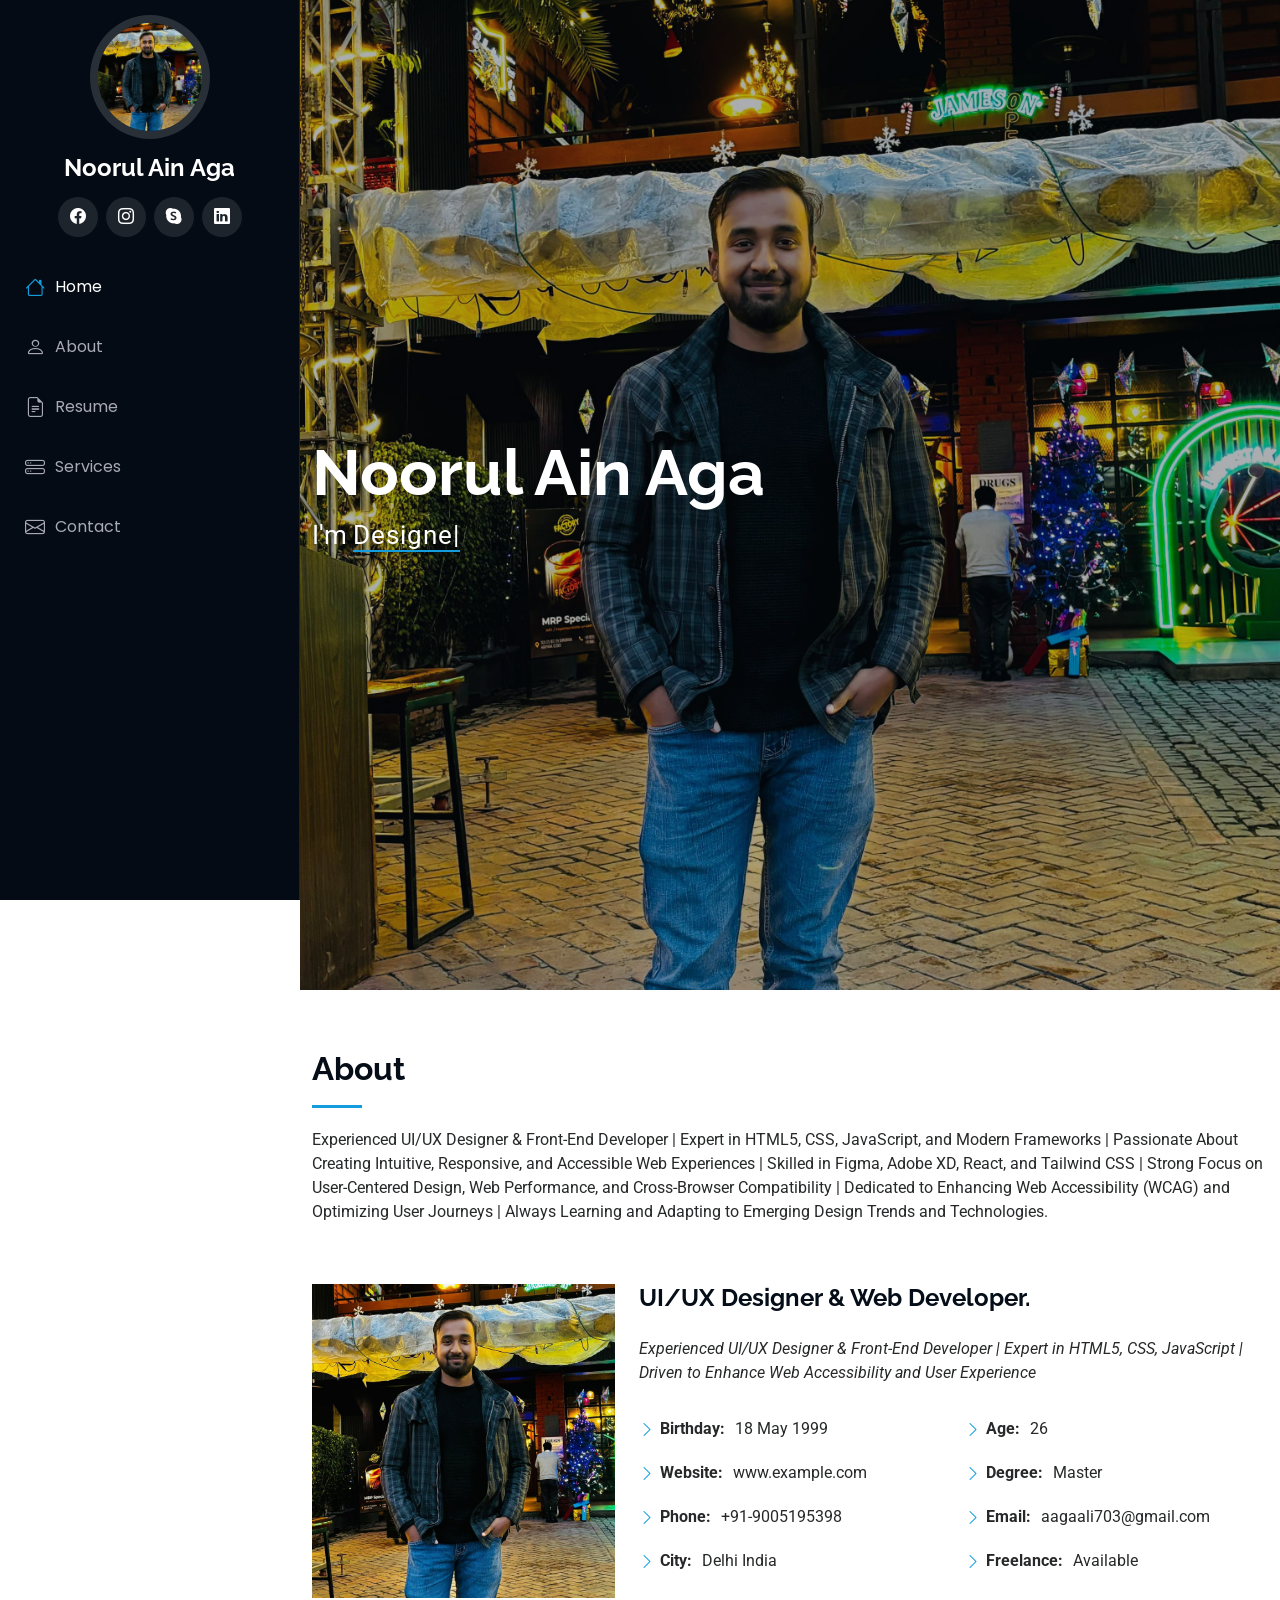
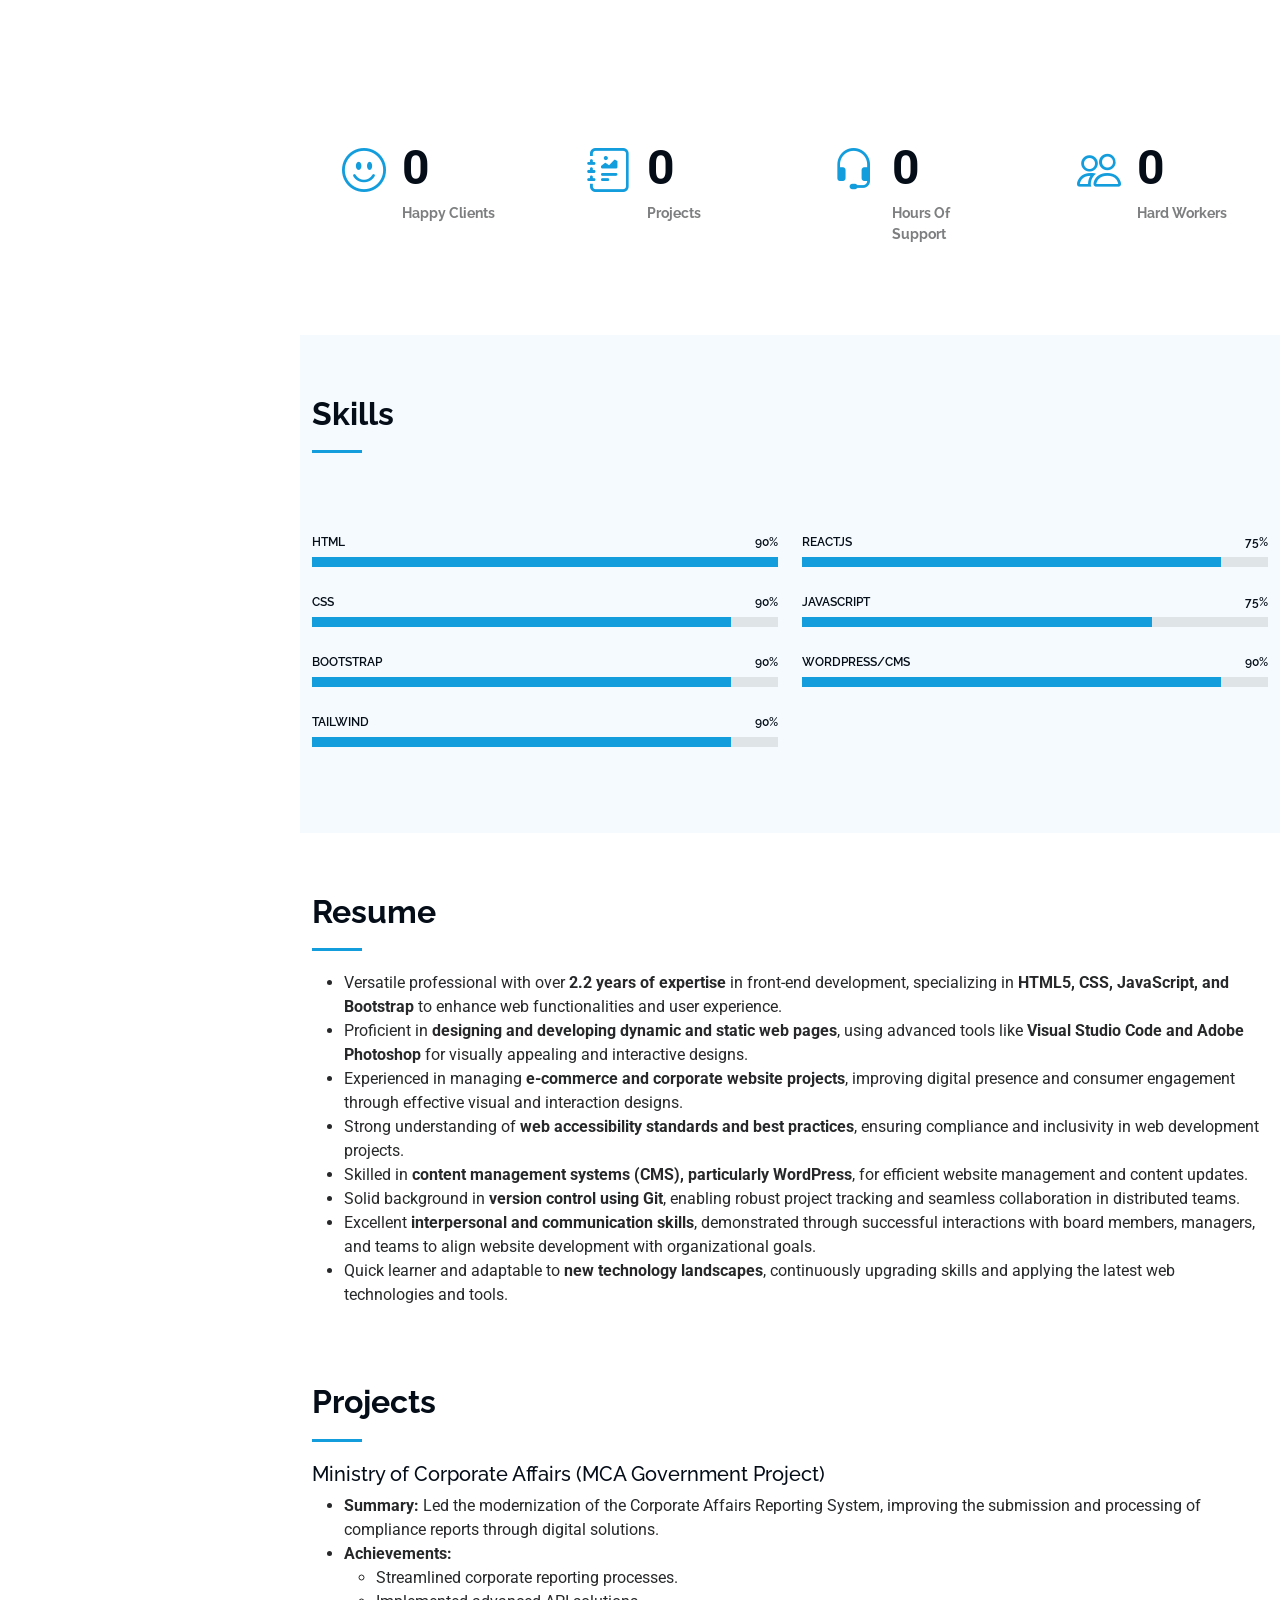
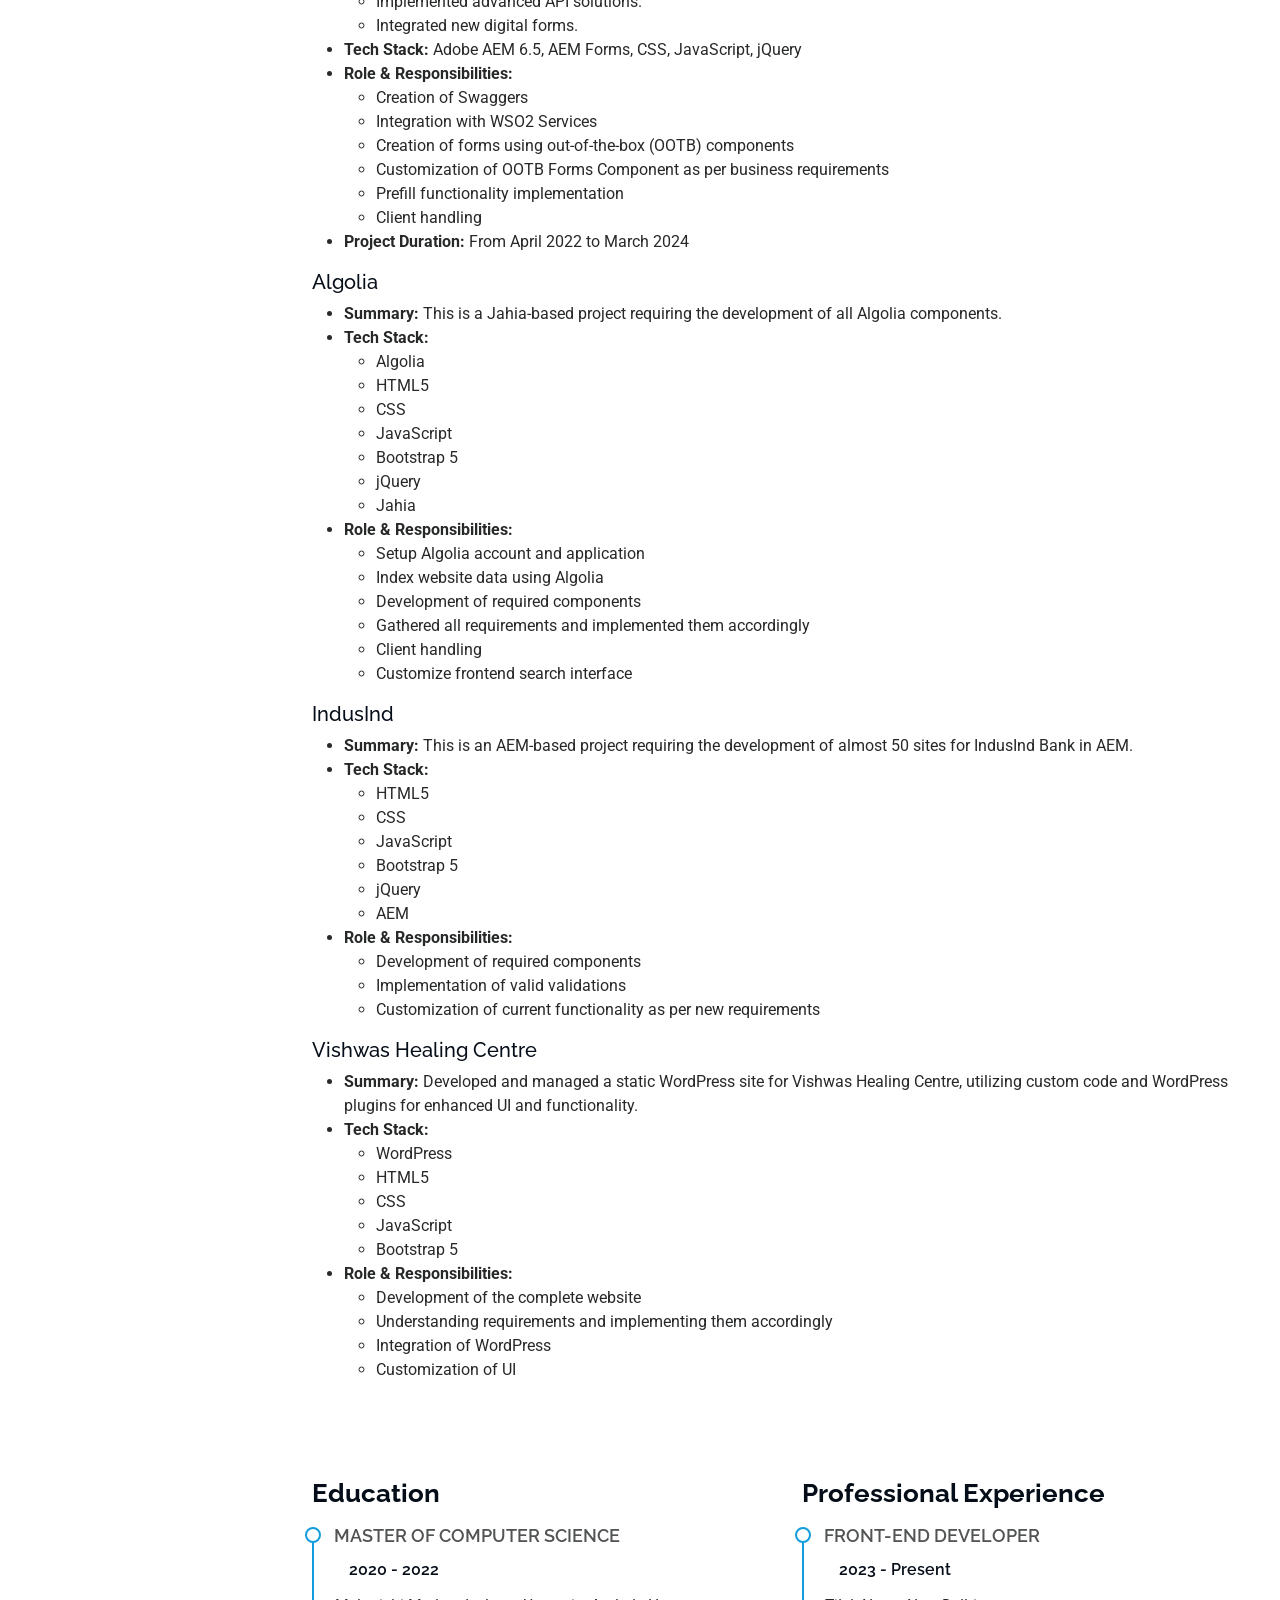
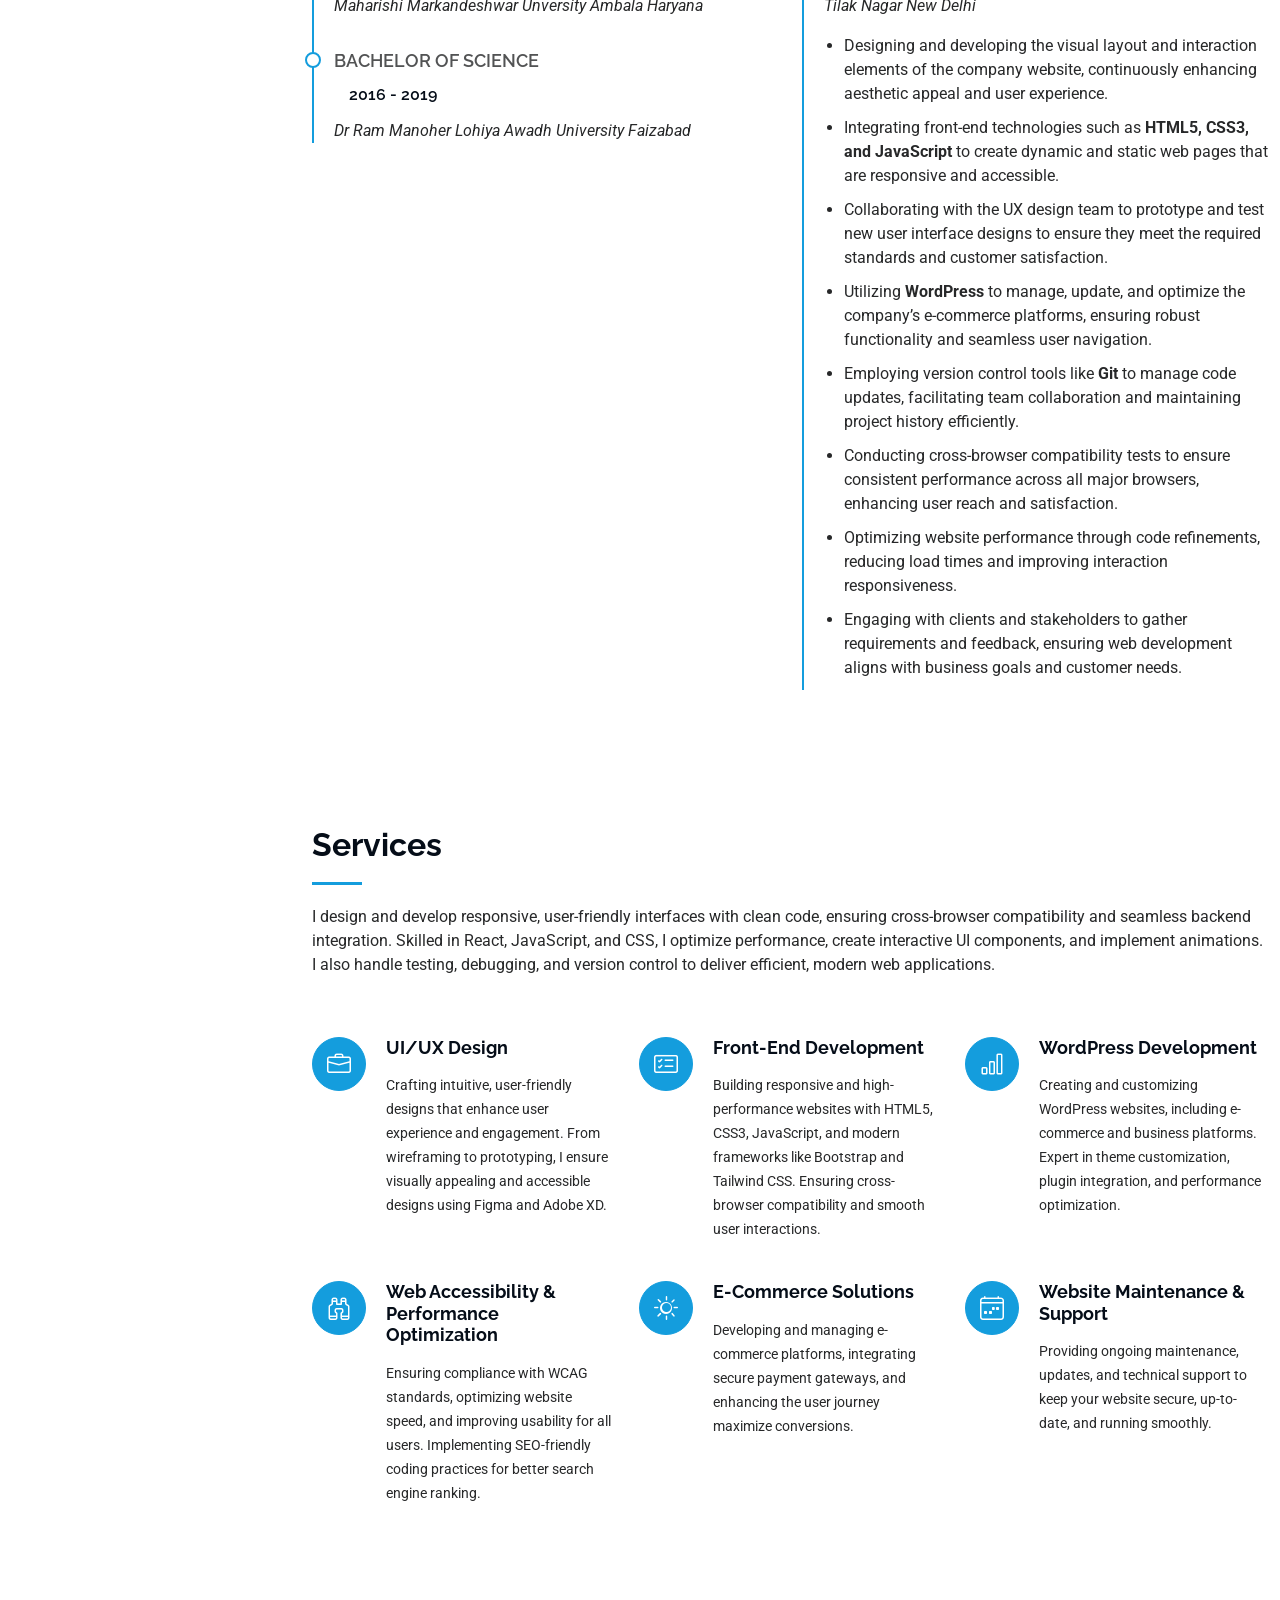
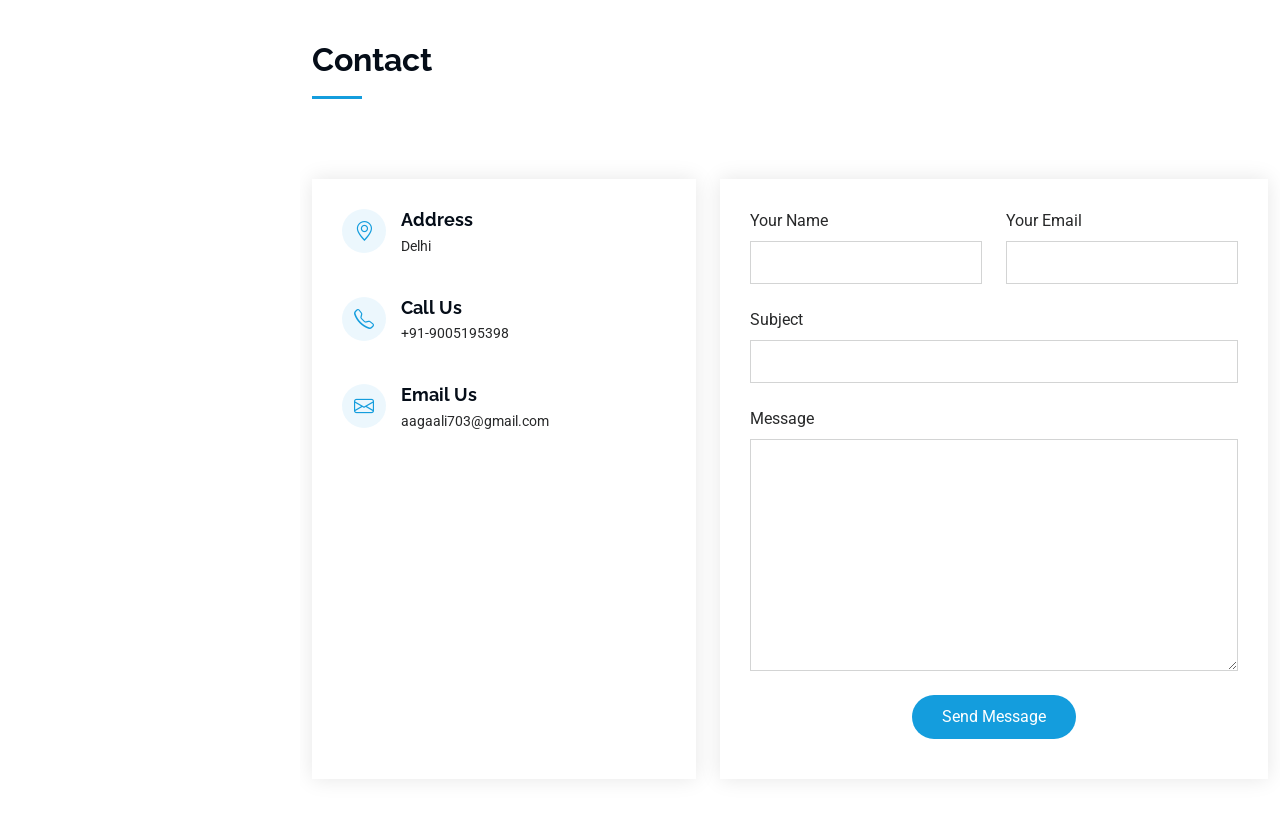
<file: index.html>
<!DOCTYPE html>
<html lang="en">
<head>
  <meta charset="utf-8">
  <meta content="width=device-width, initial-scale=1.0" name="viewport">
  <title>Noorul portfolio</title>
  <meta content="" name="description">
  <meta content="" name="keywords">
  <!-- Favicons -->
  <link rel="icon" href="./assets/img/favicon.jpg">
  <!-- Fonts -->
  <link href="https://fonts.googleapis.com" rel="preconnect">
  <link href="https://fonts.gstatic.com" rel="preconnect" crossorigin>
  <link
    href="https://fonts.googleapis.com/css2?family=Roboto:ital,wght@0,100;0,300;0,400;0,500;0,700;0,900;1,100;1,300;1,400;1,500;1,700;1,900&family=Poppins:ital,wght@0,100;0,200;0,300;0,400;0,500;0,600;0,700;0,800;0,900;1,100;1,200;1,300;1,400;1,500;1,600;1,700;1,800;1,900&family=Raleway:ital,wght@0,100;0,200;0,300;0,400;0,500;0,600;0,700;0,800;0,900;1,100;1,200;1,300;1,400;1,500;1,600;1,700;1,800;1,900&display=swap"
    rel="stylesheet">
  <!-- Vendor CSS Files -->
  <link href="assets/vendor/bootstrap/css/bootstrap.min.css" rel="stylesheet">
  <link href="assets/vendor/bootstrap-icons/bootstrap-icons.css" rel="stylesheet">
  <link href="assets/vendor/aos/aos.css" rel="stylesheet">
  <link href="assets/vendor/glightbox/css/glightbox.min.css" rel="stylesheet">
  <link href="assets/vendor/swiper/swiper-bundle.min.css" rel="stylesheet">
  <!-- Main CSS File -->
  <link href="assets/css/main.css" rel="stylesheet">
</head>

<body class="index-page">
  <header id="header" class="header dark-background d-flex flex-column">
    <i class="header-toggle d-xl-none bi bi-list"></i>
    <div class="profile-img">
      <img src="assets/img/profile-zoom.jpg" alt="" class="img-fluid rounded-circle">
    </div>
    <a href="index.html" class="logo d-flex align-items-center justify-content-center">
      <h1 class="sitename">Noorul Ain Aga</h1>
    </a>
    <div class="social-links text-center">
      <a href="https://www.facebook.com/ali.aaga.75/" class="facebook"><i class="bi bi-facebook"></i></a>
      <a href="https://www.instagram.com/sayyed_ali_aaga/" class="instagram"><i class="bi bi-instagram"></i></a>
      <a href="https://join.skype.com/invite/x1Tn3KTz5SM4" class="google-plus"><i class="bi bi-skype"></i></a>
      <a href="www.linkedin.com/in/meetnoorul" class="linkedin"><i class="bi bi-linkedin"></i></a>
    </div>
    <nav id="navmenu" class="navmenu">
      <ul>
        <li><a href="#hero" class="active"><i class="bi bi-house navicon"></i>Home</a></li>
        <li><a href="#about"><i class="bi bi-person navicon"></i> About</a></li>
        <li><a href="#resume"><i class="bi bi-file-earmark-text navicon"></i> Resume</a></li>
        <li><a href="#services"><i class="bi bi-hdd-stack navicon"></i> Services</a></li>
        <li><a href="#contact"><i class="bi bi-envelope navicon"></i> Contact</a></li>
      </ul>
    </nav>
  </header>
  <main class="main">
    <!-- Hero Section -->
    <section id="hero" class="hero section dark-background">
      <img src="assets/img/profile.jpg" alt="" data-aos="fade-in" class="">
      <div class="container" data-aos="fade-up" data-aos-delay="100">
        <h2>Noorul Ain Aga</h2>
        <p>I'm <span class="typed" data-typed-items="Designer, Developer, Freelancer">Designer</span><span
            class="typed-cursor typed-cursor--blink" aria-hidden="true"></span><span
            class="typed-cursor typed-cursor--blink" aria-hidden="true"></span></p>
      </div>
    </section><!-- /Hero Section -->
    <!-- About Section -->
    <section id="about" class="about section">
      <!-- Section Title -->
      <div class="container section-title" data-aos="fade-up">
        <h2>About</h2>
        <p>Experienced UI/UX Designer & Front-End Developer | Expert in HTML5, CSS, JavaScript, and Modern Frameworks |
          Passionate About Creating Intuitive, Responsive, and Accessible Web Experiences | Skilled in Figma, Adobe XD,
          React, and Tailwind CSS | Strong Focus on User-Centered Design, Web Performance, and Cross-Browser
          Compatibility | Dedicated to Enhancing Web Accessibility (WCAG) and Optimizing User Journeys | Always Learning
          and Adapting to Emerging Design Trends and Technologies.</p>
      </div><!-- End Section Title -->
      <div class="container" data-aos="fade-up" data-aos-delay="100">
        <div class="row gy-4 justify-content-center">
          <div class="col-lg-4">
            <img src="assets/img/profile-zoom.jpg" class="img-fluid" alt="">
          </div>
          <div class="col-lg-8 content">
            <h2>UI/UX Designer &amp; Web Developer.</h2>
            <p class="fst-italic py-3">
              Experienced UI/UX Designer & Front-End Developer | Expert in HTML5, CSS, JavaScript | Driven to Enhance
              Web Accessibility and User Experience
            </p>
            <div class="row">
              <div class="col-lg-6">
                <ul>
                  <li><i class="bi bi-chevron-right"></i> <strong>Birthday:</strong> <span>18 May 1999</span></li>
                  <li><i class="bi bi-chevron-right"></i> <strong>Website:</strong> <span>www.example.com</span></li>
                  <li><i class="bi bi-chevron-right"></i> <strong>Phone:</strong> <span>+91-9005195398</span></li>
                  <li><i class="bi bi-chevron-right"></i> <strong>City:</strong> <span>Delhi India</span></li>
                </ul>
              </div>
              <div class="col-lg-6">
                <ul>
                  <li><i class="bi bi-chevron-right"></i> <strong>Age:</strong> <span>26</span></li>
                  <li><i class="bi bi-chevron-right"></i> <strong>Degree:</strong> <span>Master</span></li>
                  <li><i class="bi bi-chevron-right"></i> <strong>Email:</strong> <span>aagaali703@gmail.com</span></li>
                  <li><i class="bi bi-chevron-right"></i> <strong>Freelance:</strong> <span>Available</span></li>
                </ul>
              </div>
            </div>
          </div>
        </div>
      </div>
    </section><!-- /About Section -->
    <!-- Stats Section -->
    <section id="stats" class="stats section">
      <div class="container" data-aos="fade-up" data-aos-delay="100">
        <div class="row gy-4">
          <div class="col-lg-3 col-md-6">
            <div class="stats-item">
              <i class="bi bi-emoji-smile"></i>
              <span data-purecounter-start="0" data-purecounter-end="32" data-purecounter-duration="1"
                class="purecounter"></span>
              <p><strong>Happy Clients</strong></p>
            </div>
          </div><!-- End Stats Item -->
          <div class="col-lg-3 col-md-6">
            <div class="stats-item">
              <i class="bi bi-journal-richtext"></i>
              <span data-purecounter-start="0" data-purecounter-end="10" data-purecounter-duration="1"
                class="purecounter"></span>
              <p><strong>Projects</strong> </p>
            </div>
          </div><!-- End Stats Item -->
          <div class="col-lg-3 col-md-6">
            <div class="stats-item">
              <i class="bi bi-headset"></i>
              <span data-purecounter-start="0" data-purecounter-end="530" data-purecounter-duration="1"
                class="purecounter"></span>
              <p><strong>Hours Of Support</strong> </p>
            </div>
          </div><!-- End Stats Item -->
          <div class="col-lg-3 col-md-6">
            <div class="stats-item">
              <i class="bi bi-people"></i>
              <span data-purecounter-start="0" data-purecounter-end="8" data-purecounter-duration="1"
                class="purecounter"></span>
              <p><strong>Hard Workers</strong> </p>
            </div>
          </div><!-- End Stats Item -->
        </div>
      </div>
    </section><!-- /Stats Section -->
    <!-- Skills Section -->
    <section id="skills" class="skills section light-background">
      <!-- Section Title -->
      <div class="container section-title" data-aos="fade-up">
        <h2>Skills</h2>
      </div><!-- End Section Title -->
      <div class="container" data-aos="fade-up" data-aos-delay="100">
        <div class="row skills-content skills-animation">
          <div class="col-lg-6">
            <div class="progress">
              <span class="skill"><span>HTML</span> <i class="val">90%</i></span>
              <div class="progress-bar-wrap">
                <div class="progress-bar" role="progressbar" aria-valuenow="100" aria-valuemin="0" aria-valuemax="100">
                </div>
              </div>
            </div><!-- End Skills Item -->
            <div class="progress">
              <span class="skill"><span>CSS</span> <i class="val">90%</i></span>
              <div class="progress-bar-wrap">
                <div class="progress-bar" role="progressbar" aria-valuenow="90" aria-valuemin="0" aria-valuemax="100">
                </div>
              </div>
            </div><!-- End Skills Item -->
            <div class="progress">
              <span class="skill"><span>Bootstrap</span> <i class="val">90%</i></span>
              <div class="progress-bar-wrap">
                <div class="progress-bar" role="progressbar" aria-valuenow="90" aria-valuemin="0" aria-valuemax="100">
                </div>
              </div>
            </div><!-- End Skills Item -->
            <div class="progress">
              <span class="skill"><span>Tailwind</span> <i class="val">90%</i></span>
              <div class="progress-bar-wrap">
                <div class="progress-bar" role="progressbar" aria-valuenow="90" aria-valuemin="0" aria-valuemax="100">
                </div>
              </div>
            </div><!-- End Skills Item -->
          </div>
          <div class="col-lg-6">
            <div class="progress">
              <span class="skill"><span>ReactJs</span> <i class="val">75%</i></span>
              <div class="progress-bar-wrap">
                <div class="progress-bar" role="progressbar" aria-valuenow="90" aria-valuemin="0" aria-valuemax="100">
                </div>
              </div>
            </div><!-- End Skills Item -->
            <div class="progress">
              <span class="skill"><span>JavaScript</span> <i class="val">75%</i></span>
              <div class="progress-bar-wrap">
                <div class="progress-bar" role="progressbar" aria-valuenow="75" aria-valuemin="0" aria-valuemax="100">
                </div>
              </div>
            </div><!-- End Skills Item -->
            <div class="progress">
              <span class="skill"><span>WordPress/CMS</span> <i class="val">90%</i></span>
              <div class="progress-bar-wrap">
                <div class="progress-bar" role="progressbar" aria-valuenow="90" aria-valuemin="0" aria-valuemax="100">
                </div>
              </div>
            </div><!-- End Skills Item -->
          </div>
        </div>
      </div>
    </section><!-- /Skills Section -->
    <!-- Resume Section -->
    <section id="resume" class="resume section">
      <!-- Section Title -->
      <div class="container section-title" data-aos="fade-up">
        <h2>Resume</h2>
        <ul>
          <li>Versatile professional with over <strong>2.2 years of expertise</strong> in front-end development,
            specializing in <strong>HTML5, CSS, JavaScript, and Bootstrap</strong> to enhance web functionalities and
            user experience.</li>
          <li>Proficient in <strong>designing and developing dynamic and static web pages</strong>, using advanced tools
            like <strong>Visual Studio Code and Adobe Photoshop</strong> for visually appealing and interactive designs.
          </li>
          <li>Experienced in managing <strong>e-commerce and corporate website projects</strong>, improving digital
            presence and consumer engagement through effective visual and interaction designs.</li>
          <li>Strong understanding of <strong>web accessibility standards and best practices</strong>, ensuring
            compliance and inclusivity in web development projects.</li>
          <li>Skilled in <strong>content management systems (CMS), particularly WordPress</strong>, for efficient
            website management and content updates.</li>
          <li>Solid background in <strong>version control using Git</strong>, enabling robust project tracking and
            seamless collaboration in distributed teams.</li>
          <li>Excellent <strong>interpersonal and communication skills</strong>, demonstrated through successful
            interactions with board members, managers, and teams to align website development with organizational goals.
          </li>
          <li>Quick learner and adaptable to <strong>new technology landscapes</strong>, continuously upgrading skills
            and applying the latest web technologies and tools.</li>
        </ul>
      </div><!-- End Section Title -->
      <!-- project start -->
      <div class="container section-title" data-aos="fade-up">
        <h2>Projects</h2>
        <h5>Ministry of Corporate Affairs (MCA Government Project)</h5>  
        <ul>  
            <li><strong>Summary:</strong> Led the modernization of the Corporate Affairs Reporting System, improving the submission and processing of compliance reports through digital solutions.</li>  
            <li><strong>Achievements:</strong>  
                <ul>  
                    <li>Streamlined corporate reporting processes.</li>  
                    <li>Implemented advanced API solutions.</li>  
                    <li>Integrated new digital forms.</li>  
                </ul>  
            </li>  
            <li><strong>Tech Stack:</strong> Adobe AEM 6.5, AEM Forms, CSS, JavaScript, jQuery</li>  
            <li><strong>Role & Responsibilities:</strong>  
                <ul>  
                    <li>Creation of Swaggers</li>  
                    <li>Integration with WSO2 Services</li>  
                    <li>Creation of forms using out-of-the-box (OOTB) components</li>  
                    <li>Customization of OOTB Forms Component as per business requirements</li>  
                    <li>Prefill functionality implementation</li>  
                    <li>Client handling</li>  
                </ul>  
            </li>  
            <li><strong>Project Duration:</strong> From April 2022 to March 2024</li>  
        </ul>
        
        <h5>Algolia</h5>  
        <ul>  
            <li><strong>Summary:</strong> This is a Jahia-based project requiring the development of all Algolia components.</li>  
            <li><strong>Tech Stack:</strong>  
                <ul>  
                    <li>Algolia</li>  
                    <li>HTML5</li>  
                    <li>CSS</li>  
                    <li>JavaScript</li>  
                    <li>Bootstrap 5</li>  
                    <li>jQuery</li>  
                    <li>Jahia</li>  
                </ul>  
            </li>  
            <li><strong>Role & Responsibilities:</strong>  
                <ul>  
                    <li>Setup Algolia account and application</li>  
                    <li>Index website data using Algolia</li>  
                    <li>Development of required components</li>  
                    <li>Gathered all requirements and implemented them accordingly</li>  
                    <li>Client handling</li>  
                    <li>Customize frontend search interface</li>  
                </ul>  
            </li>  
        </ul>
        <h5>IndusInd</h5>  
        <ul>  
            <li><strong>Summary:</strong> This is an AEM-based project requiring the development of almost 50 sites for IndusInd Bank in AEM.</li>  
            <li><strong>Tech Stack:</strong>  
                <ul>  
                    <li>HTML5</li>  
                    <li>CSS</li>  
                    <li>JavaScript</li>  
                    <li>Bootstrap 5</li>  
                    <li>jQuery</li>  
                    <li>AEM</li>  
                </ul>  
            </li>  
            <li><strong>Role & Responsibilities:</strong>  
                <ul>  
                    <li>Development of required components</li>  
                    <li>Implementation of valid validations</li>  
                    <li>Customization of current functionality as per new requirements</li>  
                </ul>  
            </li>  
        </ul>
        <h5>Vishwas Healing Centre</h5>  
        <ul>  
            <li><strong>Summary:</strong> Developed and managed a static WordPress site for Vishwas Healing Centre, utilizing custom code and WordPress plugins for enhanced UI and functionality.</li>  
            <li><strong>Tech Stack:</strong>  
                <ul>  
                    <li>WordPress</li>  
                    <li>HTML5</li>  
                    <li>CSS</li>  
                    <li>JavaScript</li>  
                    <li>Bootstrap 5</li>  
                </ul>  
            </li>  
            <li><strong>Role & Responsibilities:</strong>  
                <ul>  
                    <li>Development of the complete website</li>  
                    <li>Understanding requirements and implementing them accordingly</li>  
                    <li>Integration of WordPress</li>  
                    <li>Customization of UI</li>  
                </ul>  
            </li>  
        </ul>
      </div>
      <!-- projet end  -->
      <div class="container">
        <div class="row">
          <div class="col-lg-6" data-aos="fade-up" data-aos-delay="100">
            <h3 class="resume-title">Education</h3>
            <div class="resume-item">
              <h4>Master of Computer Science</h4>
              <h5>2020 - 2022</h5>
              <p><em>Maharishi Markandeshwar Unversity Ambala Haryana</em></p>
            </div><!-- Edn Resume Item -->
            <div class="resume-item">
              <h4>Bachelor of Science</h4>
              <h5>2016 - 2019</h5>
              <p><em>Dr Ram Manoher Lohiya Awadh University Faizabad</em></p>
            </div><!-- Edn Resume Item -->
          </div>
          <div class="col-lg-6" data-aos="fade-up" data-aos-delay="200">
            <h3 class="resume-title">Professional Experience</h3>
            <div class="resume-item">
              <h4>Front-End Developer</h4>
              <h5>2023 - Present</h5>
              <p><em>Tilak Nagar New Delhi </em></p>
              <ul>
                <li>Designing and developing the visual layout and interaction elements of the company website,
                  continuously enhancing aesthetic appeal and user experience.</li>
                <li>Integrating front-end technologies such as <strong>HTML5, CSS3, and JavaScript</strong> to create
                  dynamic and static web pages that are responsive and accessible.</li>
                <li>Collaborating with the UX design team to prototype and test new user interface designs to ensure
                  they meet the required standards and customer satisfaction.</li>
                <li>Utilizing <strong>WordPress</strong> to manage, update, and optimize the company’s e-commerce
                  platforms, ensuring robust functionality and seamless user navigation.</li>
                <li>Employing version control tools like <strong>Git</strong> to manage code updates, facilitating team
                  collaboration and maintaining project history efficiently.</li>
                <li>Conducting cross-browser compatibility tests to ensure consistent performance across all major
                  browsers, enhancing user reach and satisfaction.</li>
                <li>Optimizing website performance through code refinements, reducing load times and improving
                  interaction responsiveness.</li>
                <li>Engaging with clients and stakeholders to gather requirements and feedback, ensuring web development
                  aligns with business goals and customer needs.</li>
              </ul>
            </div>
          </div>
        </div>
      </div>
    </section>
    <!-- Services Section -->
    <section id="services" class="services section">
      <!-- Section Title -->
      <div class="container section-title" data-aos="fade-up">
        <h2>Services</h2>
        <p>I design and develop responsive, user-friendly interfaces with clean code, ensuring cross-browser
          compatibility and seamless backend integration. Skilled in React, JavaScript, and CSS, I optimize
          performance,
          create interactive UI components, and implement animations. I also handle testing, debugging, and version
          control to deliver efficient, modern web applications.</p>
      </div><!-- End Section Title -->
      <div class="container">
        <div class="row gy-4">
          <div class="col-lg-4 col-md-6 service-item d-flex" data-aos="fade-up" data-aos-delay="100">
            <div class="icon flex-shrink-0"><i class="bi bi-briefcase"></i></div>
            <div>
              <h4 class="title"><a href="#" class="stretched-link">UI/UX Design</a></h4>
              <p class="description">Crafting intuitive, user-friendly designs that enhance user experience and
                engagement. From wireframing to prototyping, I ensure visually appealing and accessible designs using
                Figma and Adobe XD.</p>
            </div>
          </div>
          <!-- End Service Item -->
          <div class="col-lg-4 col-md-6 service-item d-flex" data-aos="fade-up" data-aos-delay="200">
            <div class="icon flex-shrink-0"><i class="bi bi-card-checklist"></i></div>
            <div>
              <h4 class="title"><a href="#" class="stretched-link">Front-End Development</a></h4>
              <p class="description">Building responsive and high-performance websites with HTML5, CSS3, JavaScript,
                and
                modern frameworks like Bootstrap and Tailwind CSS. Ensuring cross-browser compatibility and smooth
                user
                interactions.</p>
            </div>
          </div><!-- End Service Item -->
          <div class="col-lg-4 col-md-6 service-item d-flex" data-aos="fade-up" data-aos-delay="300">
            <div class="icon flex-shrink-0"><i class="bi bi-bar-chart"></i></div>
            <div>
              <h4 class="title"><a href="#" class="stretched-link">WordPress Development</a></h4>
              <p class="description">Creating and customizing WordPress websites, including e-commerce and business
                platforms. Expert in theme customization, plugin integration, and performance optimization.</p>
            </div>
          </div><!-- End Service Item -->
          <div class="col-lg-4 col-md-6 service-item d-flex" data-aos="fade-up" data-aos-delay="400">
            <div class="icon flex-shrink-0"><i class="bi bi-binoculars"></i></div>
            <div>
              <h4 class="title"><a href="#" class="stretched-link">Web Accessibility & Performance
                  Optimization</a></h4>
              <p class="description">Ensuring compliance with WCAG standards, optimizing website speed, and improving
                usability for all users. Implementing SEO-friendly coding practices for better search engine ranking.
              </p>
            </div>
          </div><!-- End Service Item -->
          <div class="col-lg-4 col-md-6 service-item d-flex" data-aos="fade-up" data-aos-delay="500">
            <div class="icon flex-shrink-0"><i class="bi bi-brightness-high"></i></div>
            <div>
              <h4 class="title"><a href="#" class="stretched-link"> E-Commerce Solutions</a></h4>
              <p class="description">Developing and managing e-commerce platforms, integrating secure payment
                gateways,
                and enhancing the user journey maximize conversions.</p>
            </div>
          </div><!-- End Service Item -->
          <div class="col-lg-4 col-md-6 service-item d-flex" data-aos="fade-up" data-aos-delay="600">
            <div class="icon flex-shrink-0"><i class="bi bi-calendar4-week"></i></div>
            <div>
              <h4 class="title"><a href="service-details.html" class="stretched-link">Website Maintenance &
                  Support</a>
              </h4>
              <p class="description">Providing ongoing maintenance, updates, and technical support to keep your
                website
                secure, up-to-date, and running smoothly.
              </p>
            </div>
          </div><!-- End Service Item -->
        </div>
      </div>
    </section><!-- /Services Section -->
    <!-- Testimonials Section -->
    <!-- <section id="testimonials" class="testimonials section light-background">
     
      <div class="container section-title" data-aos="fade-up">
        <h2>Testimonials</h2>
        <p>Necessitatibus eius consequatur ex aliquid fuga eum quidem sint consectetur velit</p>
      </div>
      <div class="container" data-aos="fade-up" data-aos-delay="100">
        <div class="swiper init-swiper">
          <script type="application/json" class="swiper-config">
            {
              "loop": true,
              "speed": 600,
              "autoplay": {
                "delay": 5000
              },
              "slidesPerView": "auto",
              "pagination": {
                "el": ".swiper-pagination",
                "type": "bullets",
                "clickable": true
              },
              "breakpoints": {
                "320": {
                  "slidesPerView": 1,
                  "spaceBetween": 40
                },
                "1200": {
                  "slidesPerView": 3,
                  "spaceBetween": 1
                }
              }
            }
          </script>
          <div class="swiper-wrapper">

            <div class="swiper-slide">
              <div class="testimonial-item">
                <p>
                  <i class="bi bi-quote quote-icon-left"></i>
                  <span>Proin iaculis purus consequat sem cure digni ssim donec porttitora entum suscipit rhoncus.
                    Accusantium quam, ultricies eget id, aliquam eget nibh et. Maecen aliquam, risus at semper.</span>
                  <i class="bi bi-quote quote-icon-right"></i>
                </p>
                <img src="assets/img/testimonials/testimonials-1.jpg" class="testimonial-img" alt="">
                <h3>Mohit</h3>
                <h4>Ceo &amp; Founder</h4>
              </div>
            </div>

            <div class="swiper-slide">
              <div class="testimonial-item">
                <p>
                  <i class="bi bi-quote quote-icon-left"></i>
                  <span>Export tempor illum tamen malis malis eram quae irure esse labore quem cillum quid malis quorum
                    velit fore eram velit sunt aliqua noster fugiat irure amet legam anim culpa.</span>
                  <i class="bi bi-quote quote-icon-right"></i>
                </p>
                <img src="assets/img/testimonials/testimonials-2.jpg" class="testimonial-img" alt="">
                <h3>Sara Wilsson</h3>
                <h4>Designer</h4>
              </div>
            </div>
            <div class="swiper-slide">
              <div class="testimonial-item">
                <p>
                  <i class="bi bi-quote quote-icon-left"></i>
                  <span>Enim nisi quem export duis labore cillum quae magna enim sint quorum nulla quem veniam duis
                    minim tempor labore quem eram duis noster aute amet eram fore quis sint minim.</span>
                  <i class="bi bi-quote quote-icon-right"></i>
                </p>
                <img src="assets/img/testimonials/testimonials-3.jpg" class="testimonial-img" alt="">
                <h3>Jena Karlis</h3>
                <h4>Store Owner</h4>
              </div>
            </div>
            <div class="swiper-slide">
              <div class="testimonial-item">
                <p>
                  <i class="bi bi-quote quote-icon-left"></i>
                  <span>Fugiat enim eram quae cillum dolore dolor amet nulla culpa multos export minim fugiat dolor enim
                    duis veniam ipsum anim magna sunt elit fore quem dolore labore illum veniam.</span>
                  <i class="bi bi-quote quote-icon-right"></i>
                </p>
                <img src="assets/img/testimonials/testimonials-4.jpg" class="testimonial-img" alt="">
                <h3>Matt Brandon</h3>
                <h4>Freelancer</h4>
              </div>
            </div>
            <div class="swiper-slide">
              <div class="testimonial-item">
                <p>
                  <i class="bi bi-quote quote-icon-left"></i>
                  <span>Quis quorum aliqua sint quem legam fore sunt eram irure aliqua veniam tempor noster veniam sunt
                    culpa nulla illum cillum fugiat legam esse veniam culpa fore nisi cillum quid.</span>
                  <i class="bi bi-quote quote-icon-right"></i>
                </p>
                <img src="assets/img/testimonials/testimonials-5.jpg" class="testimonial-img" alt="">
                <h3>John Larson</h3>
                <h4>Entrepreneur</h4>
              </div>
            </div>
          </div>
        </div>
      </div>
    </section> -->
    <!-- /Testimonials Section -->
    <!-- Contact Section -->
    <section id="contact" class="contact section">
      <!-- Section Title -->
      <div class="container section-title" data-aos="fade-up">
        <h2>Contact</h2>
        <!-- <p>Necessitatibus eius consequatur ex aliquid fuga eum quidem sint consectetur velit</p> -->
      </div><!-- End Section Title -->
      <div class="container" data-aos="fade-up" data-aos-delay="100">
        <div class="row gy-4">
          <div class="col-lg-5">
            <div class="info-wrap">
              <div class="info-item d-flex" data-aos="fade-up" data-aos-delay="200">
                <i class="bi bi-geo-alt flex-shrink-0"></i>
                <div>
                  <h3>Address</h3>
                  <p>Delhi</p>
                </div>
              </div><!-- End Info Item -->
              <div class="info-item d-flex" data-aos="fade-up" data-aos-delay="300">
                <i class="bi bi-telephone flex-shrink-0"></i>
                <div>
                  <h3>Call Us</h3>
                  <p>+91-9005195398</p>
                </div>
              </div><!-- End Info Item -->
              <div class="info-item d-flex" data-aos="fade-up" data-aos-delay="400">
                <i class="bi bi-envelope flex-shrink-0"></i>
                <div>
                  <h3>Email Us</h3>
                  <p>aagaali703@gmail.com</p>
                </div>
              </div><!-- End Info Item -->
              <iframe
                src="https://www.google.com/maps/embed?pb=!1m14!1m8!1m3!1d48389.78314118045!2d-74.006138!3d40.710059!3m2!1i1024!2i768!4f13.1!3m3!1m2!1s0x89c25a22a3bda30d%3A0xb89d1fe6bc499443!2sDowntown%20Conference%20Center!5e0!3m2!1sen!2sus!4v1676961268712!5m2!1sen!2sus"
                frameborder="0" style="border:0; width: 100%; height: 270px;" allowfullscreen="" loading="lazy"
                referrerpolicy="no-referrer-when-downgrade"></iframe>
            </div>
          </div>
          <div class="col-lg-7">
            <form action="forms/contact.php" method="post" class="php-email-form" data-aos="fade-up"
              data-aos-delay="200">
              <div class="row gy-4">
                <div class="col-md-6">
                  <label for="name-field" class="pb-2">Your Name</label>
                  <input type="text" name="name" id="name-field" class="form-control" required="">
                </div>
                <div class="col-md-6">
                  <label for="email-field" class="pb-2">Your Email</label>
                  <input type="email" class="form-control" name="email" id="email-field" required="">
                </div>
                <div class="col-md-12">
                  <label for="subject-field" class="pb-2">Subject</label>
                  <input type="text" class="form-control" name="subject" id="subject-field" required="">
                </div>
                <div class="col-md-12">
                  <label for="message-field" class="pb-2">Message</label>
                  <textarea class="form-control" name="message" rows="10" id="message-field" required=""></textarea>
                </div>
                <div class="col-md-12 text-center">
                  <div class="loading">Loading</div>
                  <div class="error-message"></div>
                  <div class="sent-message">Your message has been sent. Thank you!</div>
                  <button type="submit">Send Message</button>
                </div>
              </div>
            </form>
          </div><!-- End Contact Form -->
        </div>
      </div>
    </section><!-- /Contact Section -->
  </main>
  <!-- Scroll Top -->
  <a href="#" id="scroll-top" class="scroll-top d-flex align-items-center justify-content-center"><i
      class="bi bi-arrow-up-short"></i></a>
  <!-- Preloader -->
  <div id="preloader"></div>
  <!-- Vendor JS Files -->
  <script src="assets/vendor/bootstrap/js/bootstrap.bundle.min.js"></script>
  <script src="assets/vendor/php-email-form/validate.js"></script>
  <script src="assets/vendor/aos/aos.js"></script>
  <script src="assets/vendor/typed.js/typed.umd.js"></script>
  <script src="assets/vendor/purecounter/purecounter_vanilla.js"></script>
  <script src="assets/vendor/waypoints/noframework.waypoints.js"></script>
  <script src="assets/vendor/glightbox/js/glightbox.min.js"></script>
  <script src="assets/vendor/imagesloaded/imagesloaded.pkgd.min.js"></script>
  <script src="assets/vendor/isotope-layout/isotope.pkgd.min.js"></script>
  <script src="assets/vendor/swiper/swiper-bundle.min.js"></script>
  <!-- Main JS File -->
  <script src="assets/js/main.js"></script>
</body>
</html>
</file>
<file: assets/css/main.css>
/**
* Template Name: iPortfolio
* Template URL: https://bootstrapmade.com/iportfolio-bootstrap-portfolio-websites-template/
* Updated: Jun 29 2024 with Bootstrap v5.3.3
* Author: BootstrapMade.com
* License: https://bootstrapmade.com/license/
*/

/*--------------------------------------------------------------
# Font & Color Variables
# Help: https://bootstrapmade.com/color-system/
--------------------------------------------------------------*/
/* Fonts */
:root {
  --default-font: "Roboto",  system-ui, -apple-system, "Segoe UI", Roboto, "Helvetica Neue", Arial, "Noto Sans", "Liberation Sans", sans-serif, "Apple Color Emoji", "Segoe UI Emoji", "Segoe UI Symbol", "Noto Color Emoji";
  --heading-font: "Raleway",  sans-serif;
  --nav-font: "Poppins",  sans-serif;
}

/* Global Colors - The following color variables are used throughout the website. Updating them here will change the color scheme of the entire website */
:root { 
  --background-color: #ffffff; 
  --default-color: #272829; 
  --heading-color: #050d18;
  --accent-color: #149ddd; 
  --surface-color: #ffffff;
  --contrast-color: #ffffff;
}

/* Nav Menu Colors - The following color variables are used specifically for the navigation menu. They are separate from the global colors to allow for more customization options */
:root {
  --nav-color: #a8a9b4;  
  --nav-hover-color: #ffffff;
  --nav-mobile-background-color: #040b14; 
  --nav-dropdown-background-color: #040b14;
  --nav-dropdown-color: #a8a9b4; 
  --nav-dropdown-hover-color: #ffffff; 
}

/* Color Presets - These classes override global colors when applied to any section or element, providing reuse of the sam color scheme. */

.light-background {
  --background-color: #f4fafd;
  --surface-color: #ffffff;
}

.dark-background {
  --background-color: #040b14;
  --default-color: #ffffff;
  --heading-color: #ffffff;
  --surface-color: #151f2b;
  --contrast-color: #ffffff;
}

:root {
  scroll-behavior: smooth;
}


body {
  color: var(--default-color);
  background-color: var(--background-color);
  font-family: var(--default-font);
}

a {
  color: var(--accent-color);
  text-decoration: none;
  transition: 0.3s;
}

a:hover {
  color: color-mix(in srgb, var(--accent-color), transparent 25%);
  text-decoration: none;
}

h1,
h2,
h3,
h4,
h5,
h6 {
  color: var(--heading-color);
  font-family: var(--heading-font);
}


.php-email-form .error-message {
  display: none;
  background: #df1529;
  color: #ffffff;
  text-align: left;
  padding: 15px;
  margin-bottom: 24px;
  font-weight: 600;
}

.php-email-form .sent-message {
  display: none;
  color: #ffffff;
  background: #059652;
  text-align: center;
  padding: 15px;
  margin-bottom: 24px;
  font-weight: 600;
}

.php-email-form .loading {
  display: none;
  background: var(--surface-color);
  text-align: center;
  padding: 15px;
  margin-bottom: 24px;
}

.php-email-form .loading:before {
  content: "";
  display: inline-block;
  border-radius: 50%;
  width: 24px;
  height: 24px;
  margin: 0 10px -6px 0;
  border: 3px solid var(--accent-color);
  border-top-color: var(--surface-color);
  animation: php-email-form-loading 1s linear infinite;
}

@keyframes php-email-form-loading {
  0% {
    transform: rotate(0deg);
  }

  100% {
    transform: rotate(360deg);
  }
}
.header {
  color: var(--default-color);
  background-color: var(--background-color);
  position: fixed;
  top: 0;
  left: 0;
  bottom: 0;
  padding: 0 15px;
  width: 300px;
  transition: all ease-in-out 0.3s;
  overflow-y: auto;
  z-index: 997;
  border-right: 1px solid color-mix(in srgb, var(--default-color), transparent 90%);
}

.header .profile-img img {
  margin: 15px auto;
  display: block;
  width: 120px;
  border: 8px solid color-mix(in srgb, var(--default-color), transparent 85%);
}

.header .logo {
  line-height: 1;
  margin-bottom: 15px;
}

.header .logo img {
  max-height: 32px;
  margin-right: 8px;
}

.header .logo h1 {
  font-size: 24px;
  margin: 0;
  font-weight: 700;
  color: var(--heading-color);
}

.header .social-links {
  margin: 0 0 20px 0;
}

.header .social-links a {
  font-size: 16px;
  display: inline-flex;
  align-items: center;
  justify-content: center;
  background: color-mix(in srgb, var(--default-color), transparent 90%);
  color: var(--default-color);
  margin: 0 2px;
  border-radius: 50%;
  text-align: center;
  width: 40px;
  height: 40px;
  transition: 0.3s;
}

.header .social-links a:hover {
  color: var(--contrast-color);
  background: var(--accent-color);
}

@media (min-width: 1200px) {

  .header~main,
  .header~#footer {
    margin-left: 300px;
  }
}

@media (max-width: 1199px) {
  .header {
    left: -100%;
  }
}

.header.header-show {
  left: 0;
}

.header .header-toggle {
  color: var(--contrast-color);
  background-color: var(--accent-color);
  font-size: 22px;
  display: flex;
  align-items: center;
  justify-content: center;
  width: 40px;
  height: 40px;
  border-radius: 50%;
  cursor: pointer;
  position: fixed;
  top: 15px;
  right: 15px;
  z-index: 9999;
  transition: background-color 0.3s;
}

.header .header-toggle:hover {
  color: var(--contrast-color);
  background-color: color-mix(in srgb, var(--accent-color) 90%, white 15%);
}

.mobile-nav-toggle {
  display: none;
}

.navmenu {
  padding: 0;
  z-index: 9997;
}

.navmenu ul {
  list-style: none;
  padding: 0 0 20px 0;
  margin: 0;
}

.navmenu a,
.navmenu a:focus {
  color: var(--nav-color);
  padding: 15px 10px;
  font-family: var(--nav-font);
  font-size: 16px;
  font-weight: 400;
  display: flex;
  align-items: center;
  white-space: nowrap;
  transition: 0.3s;
  width: 100%;
}

.navmenu a .navicon,
.navmenu a:focus .navicon {
  font-size: 20px;
  margin-right: 10px;
}

.navmenu a .toggle-dropdown,
.navmenu a:focus .toggle-dropdown {
  font-size: 12px;
  line-height: 0;
  margin-left: auto;
  width: 30px;
  height: 30px;
  display: flex;
  align-items: center;
  justify-content: center;
  border-radius: 50%;
  transition: 0.3s;
  flex-shrink: 0;
  background-color: color-mix(in srgb, var(--accent-color), transparent 90%);
}

.navmenu a .toggle-dropdown:hover,
.navmenu a:focus .toggle-dropdown:hover {
  background-color: var(--accent-color);
  color: var(--contrast-color);
}

.navmenu a:hover,
.navmenu .active,
.navmenu .active:focus {
  color: var(--nav-hover-color);
}

.navmenu a:hover .navicon,
.navmenu .active .navicon,
.navmenu .active:focus .navicon {
  color: var(--accent-color);
}

.navmenu .active .toggle-dropdown,
.navmenu .active:focus .toggle-dropdown {
  background-color: var(--accent-color);
  color: var(--contrast-color);
  transform: rotate(180deg);
}

.navmenu .dropdown {
  display: block;
}

.navmenu .dropdown a,
.navmenu .dropdown a:focus {
  color: --nav-dropdown-color;
}

.navmenu .dropdown a:hover,
.navmenu .dropdown .active,
.navmenu .dropdown .active:focus {
  color: var(--nav-dropdown-hover-color);
}

.navmenu .dropdown ul {
  position: static;
  display: none;
  z-index: 99;
  padding: 5px 10px;
  margin: 5px 10px;
  background-color: var(--nav-dropdown-background-color);
  border: 1px solid color-mix(in srgb, var(--default-color), transparent 90%);
  box-shadow: none;
  transition: all 0.5s ease-in-out;
}

.navmenu .dropdown ul ul {
  background-color: rgba(33, 37, 41, 0.1);
}

.navmenu .dropdown>.dropdown-active {
  display: block;
  background-color: rgba(33, 37, 41, 0.03);
}





#preloader {
  position: fixed;
  inset: 0;
  z-index: 999999;
  overflow: hidden;
  background: var(--background-color);
  transition: all 0.6s ease-out;
}

#preloader:before {
  content: "";
  position: fixed;
  top: calc(50% - 30px);
  left: calc(50% - 30px);
  border: 6px solid #ffffff;
  border-color: var(--accent-color) transparent var(--accent-color) transparent;
  border-radius: 50%;
  width: 60px;
  height: 60px;
  animation: animate-preloader 1.5s linear infinite;
}

@keyframes animate-preloader {
  0% {
    transform: rotate(0deg);
  }

  100% {
    transform: rotate(360deg);
  }
}


.scroll-top {
  position: fixed;
  visibility: hidden;
  opacity: 0;
  right: 15px;
  bottom: -15px;
  z-index: 99999;
  background-color: var(--accent-color);
  width: 44px;
  height: 44px;
  border-radius: 50px;
  transition: all 0.4s;
}

.scroll-top i {
  font-size: 24px;
  color: var(--contrast-color);
  line-height: 0;
}

.scroll-top:hover {
  background-color: color-mix(in srgb, var(--accent-color), transparent 20%);
  color: var(--contrast-color);
}

.scroll-top.active {
  visibility: visible;
  opacity: 1;
  bottom: 15px;
}


@media screen and (max-width: 768px) {
  [data-aos-delay] {
    transition-delay: 0 !important;
  }
}


.page-title {
  color: var(--default-color);
  background-color: var(--background-color);
  padding: 25px 0;
  position: relative;
}

.page-title h1 {
  font-size: 24px;
  font-weight: 700;
}

.page-title .breadcrumbs ol {
  display: flex;
  flex-wrap: wrap;
  list-style: none;
  padding: 0;
  margin: 0;
  font-size: 14px;
  font-weight: 400;
}

.page-title .breadcrumbs ol li+li {
  padding-left: 10px;
}

.page-title .breadcrumbs ol li+li::before {
  content: "/";
  display: inline-block;
  padding-right: 10px;
  color: color-mix(in srgb, var(--default-color), transparent 70%);
}

section,
.section {
  color: var(--default-color);
  background-color: var(--background-color);
  padding: 60px 0;
  overflow: clip;
}


.section-title {
  padding-bottom: 60px;
  position: relative;
}

.section-title h2 {
  font-size: 32px;
  font-weight: 700;
  margin-bottom: 20px;
  padding-bottom: 20px;
  position: relative;
}

.section-title h2:after {
  content: "";
  position: absolute;
  display: block;
  width: 50px;
  height: 3px;
  background: var(--accent-color);
  left: 0;
  bottom: 0;
}

.section-title p {
  margin-bottom: 0;
}

.hero {
  width: 100%;
  min-height: 110vh;
  position: relative;
  padding: 80px 0;
  display: flex;
  align-items: center;
  justify-content: center;
}

.hero img {
  position: absolute;
  inset: 0;
  display: block;
  width: 100%;
  height: 100%;
  object-fit: cover;
  z-index: 1;
}

.hero:before {
  content: "";
  background: color-mix(in srgb, var(--background-color), transparent 70%);
  position: absolute;
  inset: 0;
  z-index: 2;
}

.hero .container {
  position: relative;
  z-index: 3;
}

.hero h2 {
  margin: 0;
  font-size: 64px;
  font-weight: 700;
}

.hero p {
  margin: 5px 0 0 0;
  font-size: 26px;
}

.hero p span {
  letter-spacing: 1px;
  border-bottom: 2px solid var(--accent-color);
}

.hero .social-links {
  margin-top: 25px;
}

.hero .social-links a {
  font-size: 24px;
  display: inline-block;
  color: color-mix(in srgb, var(--default-color), transparent 50%);
  line-height: 1;
  margin-right: 20px;
  transition: 0.3s;
}

.hero .social-links a:hover {
  color: var(--accent-color);
}

@media (max-width: 768px) {
  .hero h2 {
    font-size: 32px;
  }

  .hero p {
    font-size: 20px;
  }
}


.about .content h2 {
  font-weight: 700;
  font-size: 24px;
}

.about .content ul {
  list-style: none;
  padding: 0;
}

.about .content ul li {
  margin-bottom: 20px;
  display: flex;
  align-items: center;
}

.about .content ul strong {
  margin-right: 10px;
}

.about .content ul i {
  font-size: 16px;
  margin-right: 5px;
  color: var(--accent-color);
  line-height: 0;
}


.stats .stats-item {
  padding: 30px;
  width: 100%;
}

.stats .stats-item i {
  color: var(--accent-color);
  display: block;
  font-size: 44px;
  float: left;
  line-height: 0;
}

.stats .stats-item .purecounter {
  color: var(--heading-color);
  font-size: 48px;
  line-height: 40px;
  display: block;
  font-weight: 700;
  margin-left: 60px;
}

.stats .stats-item p {
  color: color-mix(in srgb, var(--default-color), transparent 40%);
  padding: 15px 0 0 0;
  margin: 0 0 0 60px;
  font-family: var(--heading-font);
  font-size: 14px;
}

.skills .progress {
  height: 60px;
  display: block;
  background: none;
  border-radius: 0;
}

.skills .progress .skill {
  color: var(--heading-color);
  padding: 0;
  margin: 0 0 6px 0;
  text-transform: uppercase;
  display: block;
  font-weight: 600;
  font-family: var(--heading-font);
}

.skills .progress .skill .val {
  float: right;
  font-style: normal;
}

.skills .progress-bar-wrap {
  background: color-mix(in srgb, var(--default-color), transparent 90%);
  height: 10px;
}

.skills .progress-bar {
  width: 1px;
  height: 10px;
  transition: 0.9s;
  background-color: var(--accent-color);
}

.resume .resume-title {
  color: var(--heading-color);
  font-size: 26px;
  font-weight: 700;
  margin-top: 20px;
  margin-bottom: 20px;
}

.resume .resume-item {
  padding: 0 0 20px 20px;
  margin-top: -2px;
  border-left: 2px solid var(--accent-color);
  position: relative;
}

.resume .resume-item h4 {
  line-height: 18px;
  font-size: 18px;
  font-weight: 600;
  text-transform: uppercase;
  color: color-mix(in srgb, var(--default-color), transparent 20%);
  margin-bottom: 10px;
}

.resume .resume-item h5 {
  font-size: 16px;
  padding: 5px 15px;
  display: inline-block;
  font-weight: 600;
  margin-bottom: 10px;
}

.resume .resume-item ul {
  padding-left: 20px;
}

.resume .resume-item ul li {
  padding-bottom: 10px;
}

.resume .resume-item:last-child {
  padding-bottom: 0;
}

.resume .resume-item::before {
  content: "";
  position: absolute;
  width: 16px;
  height: 16px;
  border-radius: 50px;
  left: -9px;
  top: 0;
  background: var(--background-color);
  border: 2px solid var(--accent-color);
}


.portfolio .portfolio-filters {
  padding: 0;
  margin: 0 auto 20px auto;
  list-style: none;
  text-align: center;
}

.portfolio .portfolio-filters li {
  cursor: pointer;
  display: inline-block;
  padding: 0;
  font-size: 14px;
  font-weight: 400;
  margin: 0 10px;
  line-height: 1;
  text-transform: uppercase;
  margin-bottom: 10px;
  transition: all 0.3s ease-in-out;
}

.portfolio .portfolio-filters li:hover,
.portfolio .portfolio-filters li.filter-active {
  color: var(--accent-color);
}

.portfolio .portfolio-filters li:first-child {
  margin-left: 0;
}

.portfolio .portfolio-filters li:last-child {
  margin-right: 0;
}

@media (max-width: 575px) {
  .portfolio .portfolio-filters li {
    font-size: 14px;
    margin: 0 5px;
  }
}

.portfolio .portfolio-content {
  position: relative;
  overflow: hidden;
}

.portfolio .portfolio-content img {
  transition: 0.3s;
}

.portfolio .portfolio-content .portfolio-info {
  opacity: 0;
  position: absolute;
  inset: 0;
  z-index: 3;
  transition: all ease-in-out 0.3s;
  background: rgba(0, 0, 0, 0.6);
  padding: 15px;
}

.portfolio .portfolio-content .portfolio-info h4 {
  font-size: 14px;
  padding: 5px 10px;
  font-weight: 400;
  color: #ffffff;
  display: inline-block;
  background-color: var(--accent-color);
}

.portfolio .portfolio-content .portfolio-info p {
  position: absolute;
  bottom: 10px;
  text-align: center;
  display: inline-block;
  left: 0;
  right: 0;
  font-size: 16px;
  font-weight: 600;
  color: rgba(255, 255, 255, 0.8);
}

.portfolio .portfolio-content .portfolio-info .preview-link,
.portfolio .portfolio-content .portfolio-info .details-link {
  position: absolute;
  left: calc(50% - 40px);
  font-size: 26px;
  top: calc(50% - 14px);
  color: #fff;
  transition: 0.3s;
  line-height: 1.2;
}

.portfolio .portfolio-content .portfolio-info .preview-link:hover,
.portfolio .portfolio-content .portfolio-info .details-link:hover {
  color: var(--accent-color);
}

.portfolio .portfolio-content .portfolio-info .details-link {
  left: 50%;
  font-size: 34px;
  line-height: 0;
}

.portfolio .portfolio-content:hover .portfolio-info {
  opacity: 1;
}

.portfolio .portfolio-content:hover img {
  transform: scale(1.1);
}

.services .service-item {
  position: relative;
}

.services .service-item .icon {
  background: var(--accent-color);
  display: flex;
  align-items: center;
  justify-content: center;
  width: 54px;
  height: 54px;
  border-radius: 50%;
  transition: 0.5s;
  border: 1px solid var(--accent-color);
  margin-right: 20px;
}

.services .service-item .icon i {
  color: var(--contrast-color);
  font-size: 24px;
  line-height: 0;
}

.services .service-item:hover .icon {
  background: var(--surface-color);
}

.services .service-item:hover .icon i {
  color: var(--accent-color);
}

.services .service-item .title {
  font-weight: 700;
  margin-bottom: 15px;
  font-size: 18px;
}

.services .service-item .title a {
  color: var(--heading-color);
}

.services .service-item .title a:hover {
  color: var(--accent-color);
}

.services .service-item .description {
  line-height: 24px;
  font-size: 14px;
}



.testimonials .testimonials-carousel,
.testimonials .testimonials-slider {
  overflow: hidden;
}

.testimonials .testimonial-item {
  box-sizing: content-box;
  text-align: center;
  min-height: 320px;
}

.testimonials .testimonial-item .testimonial-img {
  width: 90px;
  border-radius: 50%;
  margin: 0 auto;
}

.testimonials .testimonial-item h3 {
  font-size: 18px;
  font-weight: bold;
  margin: 10px 0 5px 0;
}

.testimonials .testimonial-item h4 {
  font-size: 14px;
  color: color-mix(in srgb, var(--default-color), transparent 20%);
  margin: 0;
}

.testimonials .testimonial-item .quote-icon-left,
.testimonials .testimonial-item .quote-icon-right {
  color: color-mix(in srgb, var(--accent-color), transparent 40%);
  font-size: 26px;
  line-height: 0;
}

.testimonials .testimonial-item .quote-icon-left {
  display: inline-block;
  left: -5px;
  position: relative;
}

.testimonials .testimonial-item .quote-icon-right {
  display: inline-block;
  right: -5px;
  position: relative;
  top: 10px;
  transform: scale(-1, -1);
}

.testimonials .testimonial-item p {
  font-style: italic;
  margin: 0 15px 15px 15px;
  padding: 20px;
  background-color: var(--surface-color);
  position: relative;
  margin-bottom: 35px;
  border-radius: 6px;
  box-shadow: 0px 2px 15px rgba(0, 0, 0, 0.1);
}

.testimonials .testimonial-item p::after {
  content: "";
  width: 0;
  height: 0;
  border-top: 20px solid var(--surface-color);
  border-right: 20px solid transparent;
  border-left: 20px solid transparent;
  position: absolute;
  bottom: -20px;
  left: calc(50% - 20px);
}

.testimonials .swiper-wrapper {
  height: auto;
}

.testimonials .swiper-pagination {
  margin-top: 40px;
  position: relative;
}

.testimonials .swiper-pagination .swiper-pagination-bullet {
  width: 12px;
  height: 12px;
  background-color: var(--background-color);
  opacity: 1;
  border: 1px solid var(--accent-color);
}

.testimonials .swiper-pagination .swiper-pagination-bullet-active {
  background-color: var(--accent-color);
}

.contact .info-wrap {
  background-color: var(--surface-color);
  box-shadow: 0px 0px 20px rgba(0, 0, 0, 0.1);
  padding: 30px;
}

@media (max-width: 575px) {
  .contact .info-wrap {
    padding: 20px;
  }
}

.contact .info-item {
  margin-bottom: 40px;
}

.contact .info-item i {
  font-size: 20px;
  color: var(--accent-color);
  background: color-mix(in srgb, var(--accent-color), transparent 92%);
  width: 44px;
  height: 44px;
  display: flex;
  justify-content: center;
  align-items: center;
  border-radius: 50px;
  transition: all 0.3s ease-in-out;
  margin-right: 15px;
}

.contact .info-item h3 {
  padding: 0;
  font-size: 18px;
  font-weight: 700;
  margin-bottom: 5px;
}

.contact .info-item p {
  padding: 0;
  margin-bottom: 0;
  font-size: 14px;
}

.contact .info-item:hover i {
  background: var(--accent-color);
  color: var(--contrast-color);
}

.contact .php-email-form {
  background-color: var(--surface-color);
  height: 100%;
  padding: 30px;
  box-shadow: 0px 0px 20px rgba(0, 0, 0, 0.1);
}

@media (max-width: 575px) {
  .contact .php-email-form {
    padding: 20px;
  }
}

.contact .php-email-form input[type=text],
.contact .php-email-form input[type=email],
.contact .php-email-form textarea {
  font-size: 14px;
  padding: 10px 15px;
  box-shadow: none;
  border-radius: 0;
  color: var(--default-color);
  background-color: var(--surface-color);
  border-color: color-mix(in srgb, var(--default-color), transparent 80%);
}

.contact .php-email-form input[type=text]:focus,
.contact .php-email-form input[type=email]:focus,
.contact .php-email-form textarea:focus {
  border-color: var(--accent-color);
}

.contact .php-email-form input[type=text]::placeholder,
.contact .php-email-form input[type=email]::placeholder,
.contact .php-email-form textarea::placeholder {
  color: color-mix(in srgb, var(--default-color), transparent 70%);
}

.contact .php-email-form button[type=submit] {
  color: var(--contrast-color);
  background: var(--accent-color);
  border: 0;
  padding: 10px 30px;
  transition: 0.4s;
  border-radius: 50px;
}

.contact .php-email-form button[type=submit]:hover {
  background: color-mix(in srgb, var(--accent-color), transparent 25%);
}

.portfolio-details .portfolio-details-slider img {
  width: 100%;
}

.portfolio-details .portfolio-details-slider .swiper-pagination {
  margin-top: 20px;
  position: relative;
}

.portfolio-details .portfolio-details-slider .swiper-pagination .swiper-pagination-bullet {
  width: 12px;
  height: 12px;
  background-color: color-mix(in srgb, var(--default-color), transparent 85%);
  opacity: 1;
}

.portfolio-details .portfolio-details-slider .swiper-pagination .swiper-pagination-bullet-active {
  background-color: var(--accent-color);
}

.portfolio-details .portfolio-info {
  padding: 30px;
  box-shadow: 0px 0 30px rgba(0, 0, 0, 0.1);
}

.portfolio-details .portfolio-info h3 {
  font-size: 22px;
  font-weight: 700;
  margin-bottom: 20px;
  padding-bottom: 20px;
  border-bottom: 1px solid color-mix(in srgb, var(--default-color), transparent 85%);
}

.portfolio-details .portfolio-info ul {
  list-style: none;
  padding: 0;
  font-size: 15px;
}

.portfolio-details .portfolio-info ul li+li {
  margin-top: 10px;
}

.portfolio-details .portfolio-description {
  padding-top: 30px;
}

.portfolio-details .portfolio-description h2 {
  font-size: 26px;
  font-weight: 700;
  margin-bottom: 20px;
}

.portfolio-details .portfolio-description p {
  padding: 0;
  color: color-mix(in srgb, var(--default-color), transparent 30%);
}


.service-details .services-list {
  padding: 10px 30px;
  border: 1px solid color-mix(in srgb, var(--default-color), transparent 90%);
  margin-bottom: 20px;
}

.service-details .services-list a {
  display: block;
  line-height: 1;
  padding: 8px 0 8px 15px;
  border-left: 3px solid color-mix(in srgb, var(--default-color), transparent 70%);
  margin: 20px 0;
  color: color-mix(in srgb, var(--default-color), transparent 20%);
  transition: 0.3s;
}

.service-details .services-list a.active {
  color: var(--heading-color);
  font-weight: 700;
  border-color: var(--accent-color);
}

.service-details .services-list a:hover {
  border-color: var(--accent-color);
}

.service-details .services-img {
  margin-bottom: 20px;
}

.service-details h3 {
  font-size: 26px;
  font-weight: 700;
}

.service-details h4 {
  font-size: 20px;
  font-weight: 700;
}

.service-details p {
  font-size: 15px;
}

.service-details ul {
  list-style: none;
  padding: 0;
  font-size: 15px;
}

.service-details ul li {
  padding: 5px 0;
  display: flex;
  align-items: center;
}

.service-details ul i {
  font-size: 20px;
  margin-right: 8px;
  color: var(--accent-color);
}
</file>
